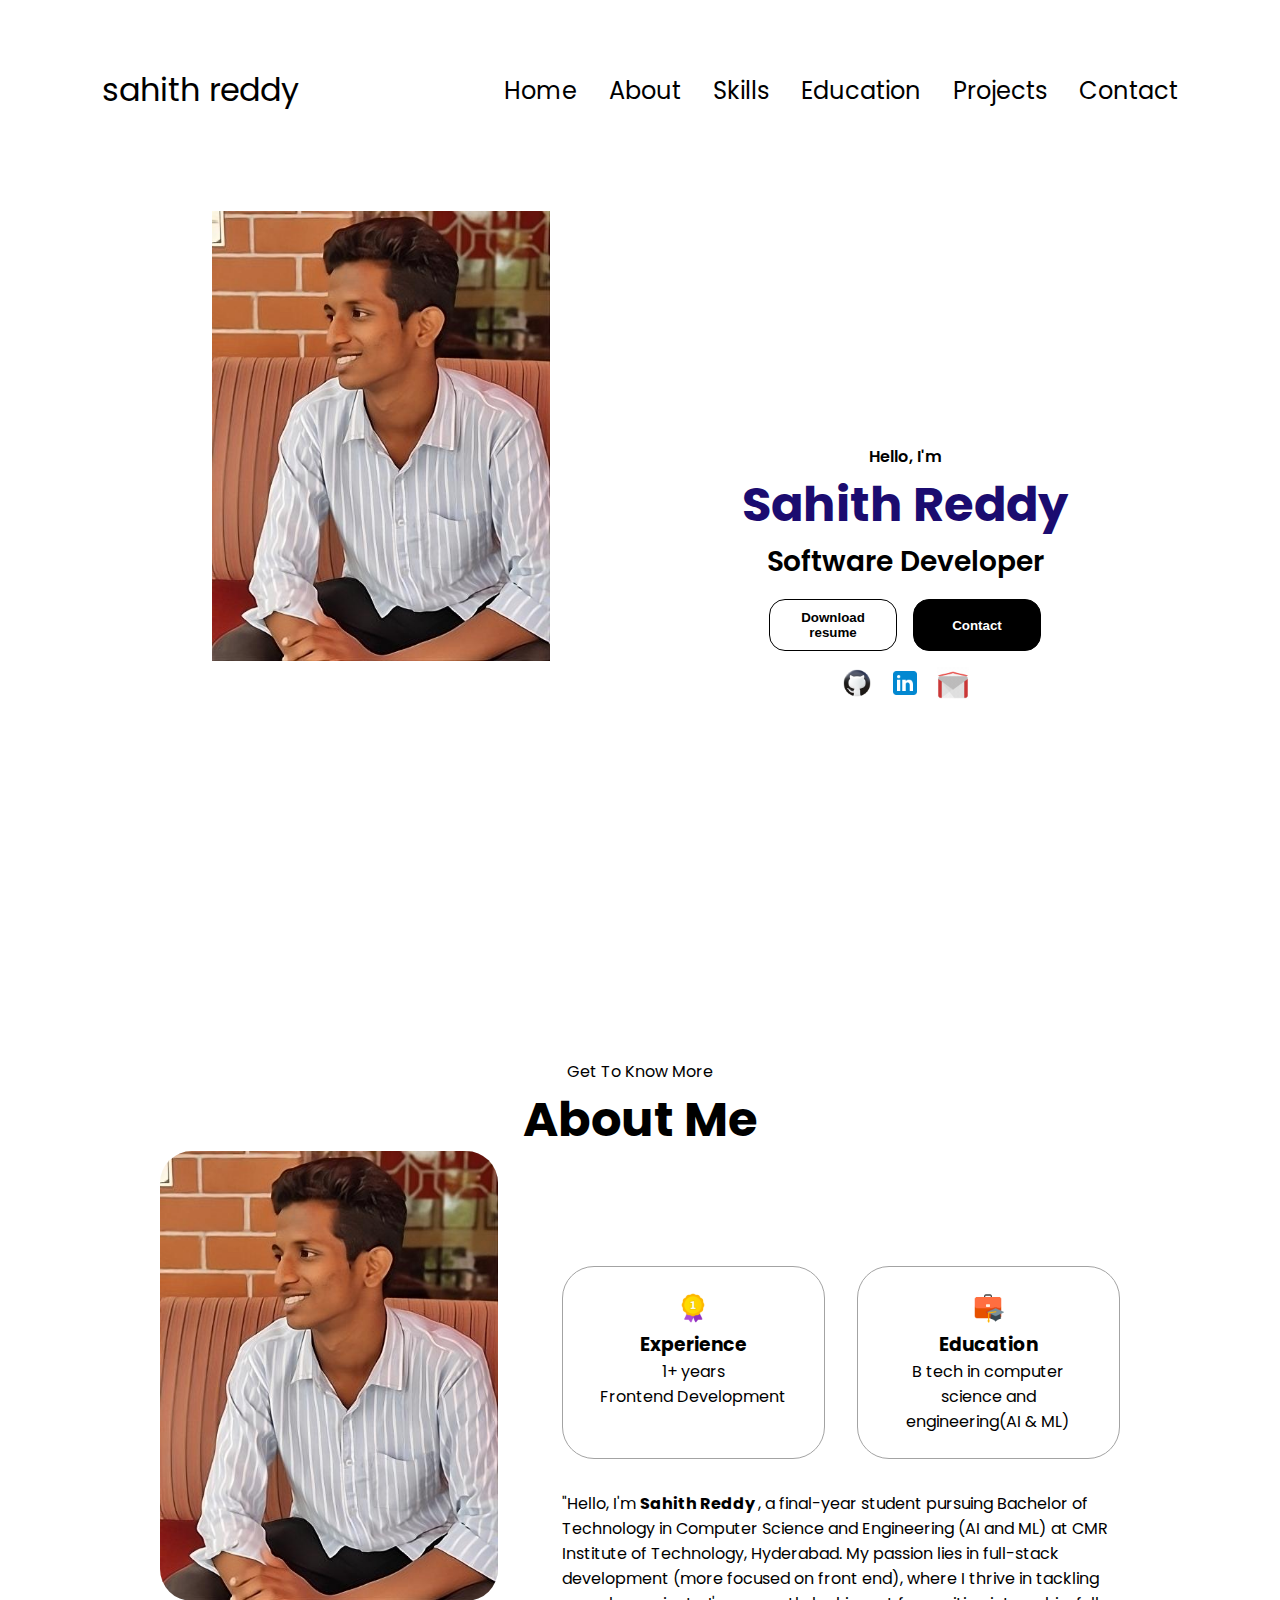
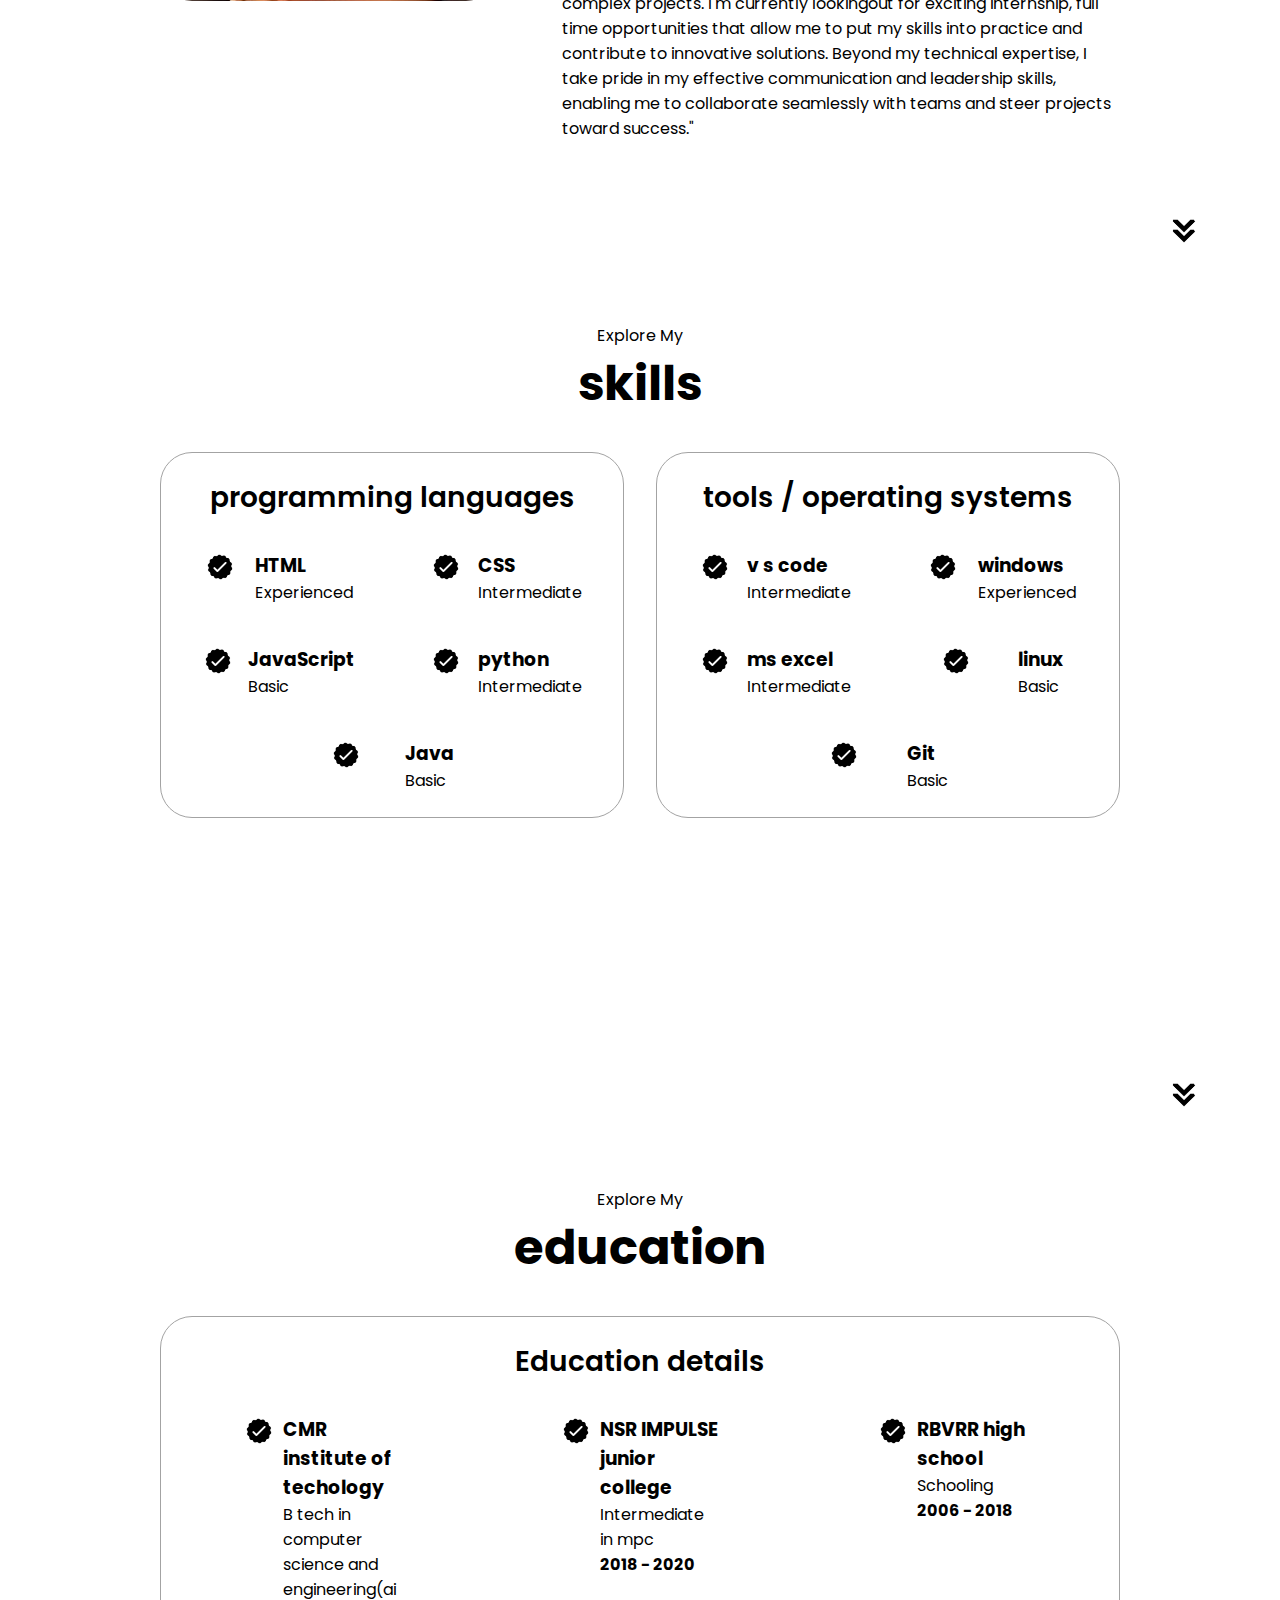
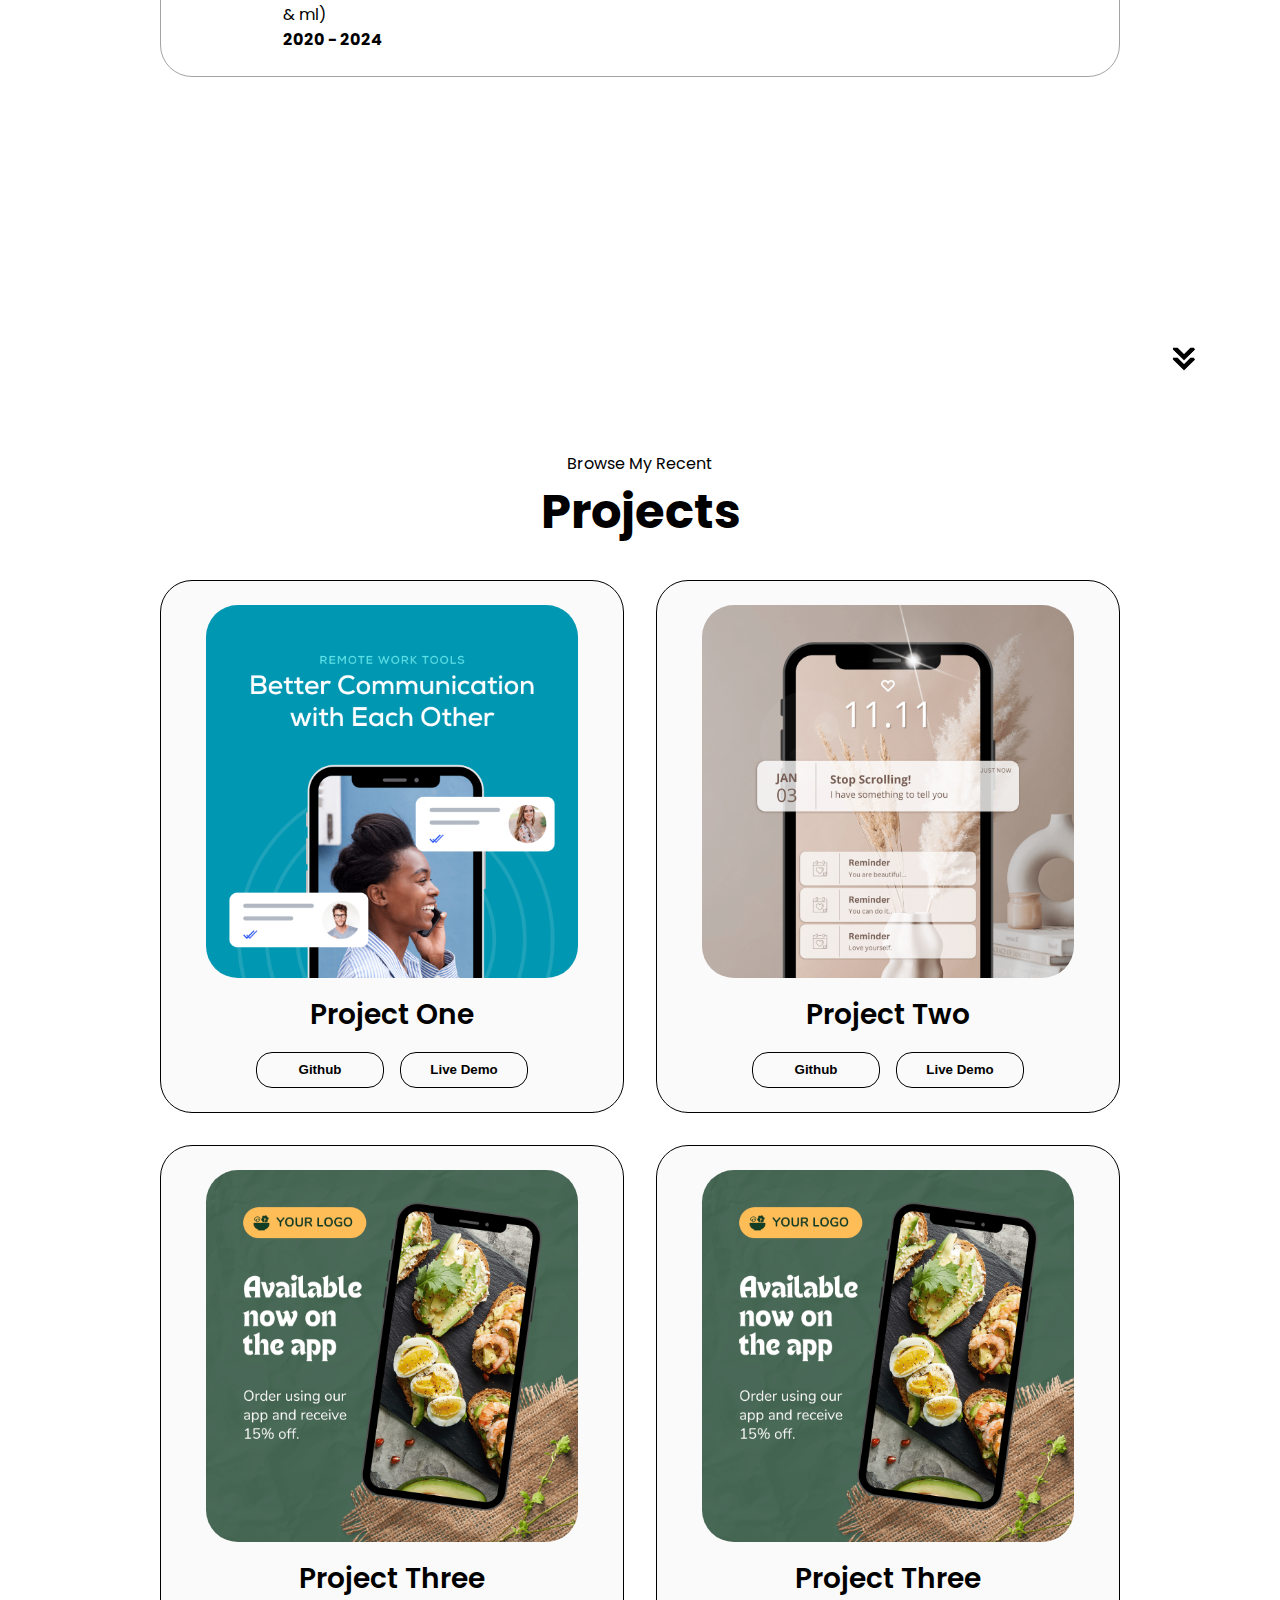
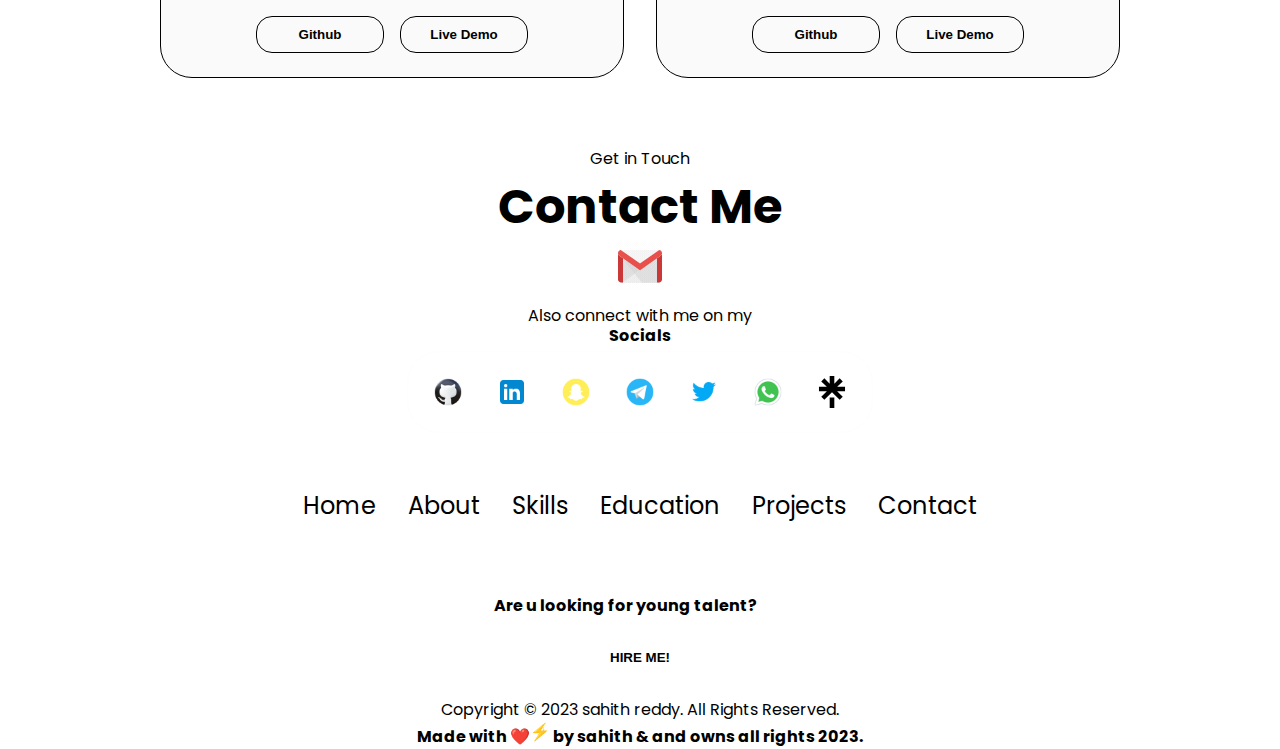
<file: index.html>
<!DOCTYPE html>
<html lang="en">
  <head>
    <meta charset="UTF-8" />
    <meta http-equiv="X-UA-Compatible" content="IE=edge" />
    <meta name="viewport" content="width=device-width, initial-scale=1.0" />



    <link rel="icon" href="/assest1/electric gif.gif">
    <title> sahith reddy | front end devloper</title>
    <link rel="stylesheet" href="style.css" />
    <link rel="stylesheet" href="mediaqueries.css" />

  </head>

  <body>

    <!-- body code starts-->

    <!-- nav bar code starts-->

    <nav id="desktop-nav">
      <div class="logo"><a href="/index.html">sahith reddy</a></div>
      <div>
        <ul class="nav-links">
          <li><a href="#home">Home</a></li>
          <li><a href="#about">About</a></li>
          <li><a href="#experience">Skills</a></li>
          <li><a href="#education">Education</a></li>
          <li><a href="#projects">Projects</a></li>
          <li><a href="#contact">Contact</a></li>
        </ul>
      </div>
    </nav>

    <!-- mobile nav bar code starts-->

    <nav id="hamburger-nav">
      <div class="logo"><a href="/index.html"> sahith reddy</a></div>
      <div class="hamburger-menu">
        <div class="hamburger-icon" onclick="toggleMenu()">
          <span ></span>
          <span ></span>
          <span ></span>
        </div> 
        <div class="menu-links">
          <li><a href="#home"onclick="toggleMenu()">Home</a></li>
          <li><a href="#about" onclick="toggleMenu()">About</a></li>
          <li><a href="#experience" onclick="toggleMenu()">Skills</a></li>
          <li><a href="#education" onclick="toggleMenu()">Education</a><li>
          <li><a href="#projects" onclick="toggleMenu()">Projects</a></li>
          <li><a href="#contact" onclick="toggleMenu()">Contact</a></li>
        </div>
      </div>
    </nav>
    <!-- mobile nav bar code ends-->

    <!-- nav bar code ends-->

    <!-- profile section code starts-->

    <section id="profile">
      <div class="section__pic-container">
        <img src="./assets/133529-transformed.jpeg" alt="profile picture" />
      </div>
      <div class="section__text">
        <p class="section__text__p1">Hello, I'm</p>
        <h1 class="title" style="color:#1b0c70" >Sahith Reddy</h1>
        <p class="section__text__p2">Software Developer</p>
        <div class="btn-container">
          <button class="btn btn-color-2" onclick="window.open('./assets/DXC-sahith- reddy-resume.pdf')">
            Download resume
          </button>   
          <button class="btn btn-color-1" onclick="location.href='./#contact'">
          Contact <Menu></Menu>
          </button>
        </div>
        <div id="socials-container">
          <img
            src="./assest1/icons8-github-94.png"
            alt="My Github profile"
            class="icon"
            onclick="location.href='https://github.com/'"/> 


            <img
            src="./assest1/icons8-linkedin-48.png"
            alt="My mail profile"
            class="icon"
            onclick="location.href='https://github.com/'"/> 

            
            
            <img
            src="./assest1/icons8-gmail-logo.gif"
            alt="My whatsapp profile"
            class="icon"
            onclick="location.href='https://github.com/'"/> 
        </div>
      </div>
    </section>


    <!-- profile section code ends-->


    <!-- about section code starts-->


    <section id="about">
      <p class="section__text__p1">Get To Know More</p>
      <h1 class="title">About Me</h1>
      <div class="section-container">
        <div class="section__pic-container">
          <img
            src="./assets/133529-transformed.jpeg"
            alt="Profile picture"
            class="about-pic"/>
        </div>

        <div class="about-details-container">
          <div class="about-containers">
            <div class="details-container">
              <img
                src="./assest1/icons8-best-seller-48 (1).png"
                alt="Experience icon"
                class="icon"/>
              <h3>Experience</h3>
              <p>1+ years <br />Frontend Development</p>
            </div>
            
            <div class="details-container">
              <img
                src="./assest1/icons8-internship-48.png"
                alt="Education icon"
                class="icon"/>

              <h3>Education</h3>
              <p>B tech in computer science and engineering(AI & ML)<br /></p>
            </div>
          </div>

          <div class="text-container">
            <p>
              "Hello, I'm <strong> Sahith Reddy
              </strong>, a final-year student pursuing Bachelor of Technology in Computer Science and Engineering  (AI and ML) at CMR Institute of Technology, Hyderabad. My passion lies in full-stack development
              (more focused on front end), where I thrive in tackling complex projects. I'm currently lookingout for exciting internship, full time opportunities that allow me to put my skills into practice and contribute to innovative solutions. Beyond my technical expertise, I take pride in my effective communication and leadership skills, enabling me to collaborate seamlessly with teams and steer projects toward success."
            </p>
          </div>
        </div>
      </div>
      <img
        src="./assets/arrow.png"
        alt="Arrow icon"
        class="icon arrow"
        onclick="location.href='#experience'"/>
    </section>

    <!-- about section code ends-->

    <!-- experience section code starts-->
    
    <section id="experience">
      <p class="section__text__p1">Explore My</p>
      <h1 class="title">skills</h1>
      <div class="experience-details-container">
        <div class="about-containers">
          <div class="details-container">
            <h2 class="experience-sub-title">programming languages</h2>
            
            <div class="article-container">
              <article>
                <img
                  src="./assets/checkmark.png"
                  alt="Experience icon"
                  class="icon"/>
                <div>
                  <h3>HTML</h3>
                  <p>Experienced</p>
                </div>
              </article>

              <article>
                <img
                  src="./assets/checkmark.png"
                  alt="Experience icon"
                  class="icon"/>
                <div>
                  <h3>CSS</h3>
                  <p>Intermediate</p>
                </div>
              </article>

              <article>
                <img
                  src="./assets/checkmark.png"
                  alt="Experience icon"
                  class="icon"/>
                <div>
                  <h3>JavaScript</h3>
                  <p>Basic</p>
                </div>
              </article>

              <article>
                <img
                  src="./assets/checkmark.png"
                  alt="Experience icon"
                  class="icon"/>
                <div>
                  <h3>python </h3>
                  <p>Intermediate</p>
                </div>
              </article>

              <article>
                <img
                  src="./assets/checkmark.png"
                  alt="Experience icon"
                  class="icon"/>
                <div>
                  <h3> Java</h3>
                  <p>Basic</p>
                </div>
              </article>
            </div>
          </div>

          <div class="details-container">
            <h2 class="experience-sub-title">tools / operating systems</h2>
             <div class="article-container">


              <article>
                <img
                  src="./assets/checkmark.png"
                  alt="Experience icon"
                  class="icon"/>
                <div>
                  <h3>v s code </h3>
                  <p>Intermediate</p>
                </div>
              </article>
    
              <article>
                <img
                  src="./assets/checkmark.png"
                  alt="Experience icon"
                  class="icon"/>
                <div>
                  <h3>windows</h3>
                  <p>Experienced</p>
                </div>
              </article>

              <article>
                <img
                  src="./assets/checkmark.png"
                  alt="Experience icon"
                  class="icon"/>
                <div>
                  <h3>ms excel</h3>
                  <p>Intermediate</p>
                </div>
              </article>

              <article>
                <img
                  src="./assets/checkmark.png"
                  alt="Experience icon"
                  class="icon"/>
                <div>
                  <h3>linux</h3>
                  <p>Basic</p>
                </div>
              </article>

              <article>
                <img
                  src="./assets/checkmark.png"
                  alt="Experience icon"
                  class="icon"/>
                <div>
                  <h3>Git</h3>
                  <p>Basic</p>
                </div>
              </article>

            </div>
          </div>
        </div>
      </div>

      <img
        src="./assets/arrow.png"
        alt="Arrow icon"V
        class="icon arrow"
        onclick="location.href='#education'"/>
  </section>


  <!-- experience section code ends-->


  <!-- education section code starts-->

  <section id="education">
    <p class="section__text__p1">Explore My</p>
    <h1 class="title">education</h1>
    <div class="experience-details-container">
      <div class="about-containers">
        <div class="details-container">
          <h2 class="experience-sub-title">Education details</h2>
         
          <div class="article-container">
            <article>
              <img
                src="./assets/checkmark.png"
                alt="Experience icon"
                class="icon"/>
              <div>
                <h3>CMR institute of techology</h3>
                <p>B tech in computer science and engineering(ai & ml)</p>
                <h4>2020 - 2024</h4>
              </div>
            </article>

            <article>
              <img
                src="./assets/checkmark.png"
                alt="Experience icon"
                class="icon"/>
              <div>
                <h3>NSR IMPULSE junior college</h3>
                <p>Intermediate in mpc</p>
                <h4>2018 - 2020</h4> 
              </div>
            </article>

            <article>
              <img
                src="./assets/checkmark.png"
                alt="Experience icon"
                class="icon"/>
              <div>
                <h3>RBVRR high school</h3>
                <p>Schooling</p>
                <h4>2006 - 2018</h4>
              </div>
            </article>
          </div>
        </div>
        <img
        src="./assets/arrow.png"
        alt="Arrow icon"
        class="icon arrow"
        onclick="location.href='#projects'"/>
    </section>

    <!-- education section-->

    <!-- projects section code starts-->


    <section id="projects">
      <p class="section__text__p1">Browse My Recent</p>
      <h1 class="title">Projects</h1>
      <div class="experience-details-container">
        <div class="about-containers">
          <div class="details-container color-container">
            <div class="article-container">
              <img
                src="./assets/project-1.png"
                alt="Project 1"
                class="project-img"/>
            </div>
            <h2 class="experience-sub-title project-title">Project One</h2>
            <div class="btn-container">
              <button
                class="btn btn-color-2 project-btn"
                onclick="location.href='https://github.com/'">
                Github
              </button>
              <button
                class="btn btn-color-2 project-btn"
                onclick="location.href='https://github.com/'">
                Live Demo
              </button>
            </div>
          </div>
          <div class="details-container color-container">
            <div class="article-container">
              <img
                src="./assets/project-2.png"
                alt="Project 2"
                class="project-img"/>
            </div>
            <h2 class="experience-sub-title project-title">Project Two</h2>
            <div class="btn-container">
              <button
                class="btn btn-color-2 project-btn"
                onclick="location.href='https://github.com/'">
                Github
              </button>
              <button
                class="btn btn-color-2 project-btn"
                onclick="location.href='https://github.com/'">
                Live Demo
              </button>
            </div>
          </div>
          <div class="details-container color-container">
            <div class="article-container">
              <img
                src="./assets/project-3.png"
                alt="Project 3"
                class="project-img"/>
            </div>
            <h2 class="experience-sub-title project-title">Project Three</h2>
            <div class="btn-container">
              <button
                class="btn btn-color-2 project-btn"
                onclick="location.href='https://github.com/'">
                Github
              </button>
              <button
                class="btn btn-color-2 project-btn"
                onclick="location.href='https://github.com/'">
                Live Demo
              </button>
            </div>
          </div>

          <div class="details-container color-container">
            <div class="article-container">
              <img
                src="./assets/project-3.png"
                alt="Project 3"
                class="project-img"/>
            </div>
            <h2 class="experience-sub-title project-title">Project Three</h2>
            <div class="btn-container">
              <button
                class="btn btn-color-2 project-btn"
                onclick="location.href='https://github.com/'">
                Github
              </button>
              <button
                class="btn btn-color-2 project-btn"
                onclick="location.href='https://github.com/'">
                Live Demo
              </button>
            </div>
          </div>
        </div>
      </div> 
    </div>
  </div> 
      

      <!-- projects section code ends-->

      <!-- contact section code starts-->

    <section id="contact">
      <p class="section__text__p1">Get in Touch</p>
      <h1 class="title">Contact Me</h1>








      <div class="text-center">
        <button  style="margin-top: -10px;"  type="button" class="btn btn-primary"><a href="mailto:sahithreddybaddam2002@gmail.com"><img src="assest1/icons8-gmail.gif"></a></button>
      </div>

<!--hire me button-->



      













     <p style="text-align: center; padding-top: 20px; height: 20px; margin-top: -20px;">Also connect with me on my </p>
      <h4 style="text-align: center;" >Socials</h4>


      <div class="contact-info-upper-container">



        <div class="contact-info-container">
          <img
            src="./assest1/icons8-github-94.png"
            alt="My Github profile"
            class="icon"
            onclick="location.href='https://github.com/'"/>   
        </div>


        <div class="contact-info-container">
          <img
            src="./assest1/icons8-linkedin-48.png"
            alt="My Github profile"
            class="icon"
            onclick="location.href='https://github.com/'"/>   
        </div>


        <div class="contact-info-container">
          <img
            src="./assest1/icons8-snapchat-circled-logo-48.png"
            alt="My Github profile"
            class="icon"
            onclick="location.href='https://github.com/'"/>   
        </div>


        <div class="contact-info-container">
          <img
            src="./assest1/icons8-telegram-app-48.png"
            alt="My Github profile"
            class="icon"
            onclick="location.href='https://github.com/'"/>   
        </div>


        <div class="contact-info-container">
          <img
            src="./assest1/icons8-twitter-48.png"
            alt="My Github profile"
            class="icon"
            onclick="location.href='https://github.com/'"/>   
        </div>


        <div class="contact-info-container">
          <img
            src="./assest1/icons8-whatsapp-48.png"
            alt="My Github profile"
            class="icon"
            onclick="location.href='https://github.com/'"/>   
        </div>


        <div class="contact-info-container">
          <img
            src="./assest1/Simpleicons-Team-Simple-Linktree.svg"
            alt="My Github profile"
            class="icon"
            onclick="location.href='https://github.com/'"/>   
        </div>



          
        </div>  
      </div>
    </section>


    <!-- contact section code ends-->

    <!-- footer code starts-->

    <footer>
      <nav>
        <div class="nav-links-container">
          <ul class="nav-links">
            <li><a href="index.html">Home</a></li>
            <li><a href="#About">About</a></li>
            <li><a href="#experience">Skills</a></li>
            <li><a href="#education">Education</a></li>
            <li><a href="#projects">Projects</a></li>
            <li><a href="#contact">Contact</a></li>
          </ul>


          <!--<center><img style="margin-top: 5vh; margin-bottom: 5vh;" src="assest1/electric gif.gif" height="55" width="55"></center>-->
         </div> 
    </nav>


    
    <h4 style="justify-content: center; align-items: center; margin-right: 30px;">Are u looking for young talent?</h4>

    <div style="margin: 35px  35px;" class="center-container">   
      <button>
            <span class="box">
                HIRE ME!
            </span>
        </button>
    </div>    

    <!-- footer code starts-->

      <p> Copyright &#169; 2023<a href="index.html"> sahith reddy</a>. All Rights Reserved.</p>  

      <h4>Made with ❤️<img src="assest1/electric gif.gif" height="20" width="20"> by sahith & and owns all rights 2023.</h4>
    </footer>



    <!-- link js file to html-->

    <script src="script.js"></script>
  </body>
</html>
</file>
<file: style.css>
/* GENERAL */

@import url("https://fonts.googleapis.com/css2?family=Poppins:wght@300;400;500;600&display=swap");

* {
  margin: 0;
  padding: 0;
}

body {
  font-family: "Poppins", sans-serif;
}

html {
  scroll-behavior: smooth;
}

p {
  color: rgb(0, 0, 0);
}

/* TRANSITION */

a,
.btn {
  transition: all 300ms ease;
}

/* DESKTOP NAV */

nav,
.nav-links {
  display: flex;
}

nav {
  justify-content: space-around;
  align-items: center;
  height: 20vh;
}

.nav-links {
  gap: 2rem;
  list-style: none;
  font-size: 1.5rem;
  justify-content: center;
  margin-top: 0px;
}

a {
  color: black;
  text-decoration: none;
  text-decoration-color: white;
}

a:hover {
  color: rgb(0, 0, 0);
  text-decoration: underline;
  text-underline-offset: 1rem;
  text-decoration-color: rgb(0, 0, 0);
}

.logo {
  font-size: 2rem;
}

.logo:hover {
  cursor: default;
}

/* HAMBURGER MENU */

#hamburger-nav {
  display: none;
}

.hamburger-menu {
  position: relative;
  display: inline-block;
}

.hamburger-icon {
  display: flex;
  flex-direction: column;
  justify-content: space-between;
  height: 24px;
  width: 30px;
  cursor: pointer;
}

.hamburger-icon span {
  width: 100%;
  height: 2px;
  background-color: black;
  transition: all 0.3 ease-in-out;
}

.menu-links {
  position: absolute;
  top: 100%;
  right: 0;
  background-color: white;
  width: fit-content;
  max-height: 0;
  overflow: hidden;
  transition: all 0.3 ease-in-out;
}

.menu-links a {
  display: block;
  padding: 10px;
  text-align: center;
  font-size: 1.5rem;
  color: black;
  text-decoration: none;
  transition: all 0.3 ease-in-out;
}

.menu-links li {
  list-style: none;
}

.menu-links.open {
  max-height: 600px;
}

.hamburger-icon.open span:first-child {
  transform: rotate(45deg) translate(10px, 5px);
}

.hamburger-icon.open span:nth-child(2) {
  opacity: 0;
}

.hamburger-icon.open span:last-child {
  transform: rotate(-45deg) translate(10px, -5px);
}

.hamburger-icon span:first-child {
  transform: none;
}

.hamburger-icon span:first-child {
  opacity: 1;
}

.hamburger-icon span:first-child {
  transform: none;
}

/* SECTIONS */

section {
  padding-top: 4vh;
  height: 96vh;
  margin: 0 10rem;
  box-sizing: border-box;
  min-height: fit-content;
}

.section-container {
  display: flex;
}

/* PROFILE SECTION */

#profile {
  display: flex;
  justify-content: center;
  gap: 5rem;
  height: 80vh;
}

.section__pic-container {
  display: flex;
  height: 300px;
  width: 300px;
  margin: auto 0;
}

.section__text {
  align-self: center;
  text-align: center;
}

.section__text p {
  font-weight: 600;
}

.section__text__p1 {
  text-align: center;
}

.section__text__p2 {
  font-size: 1.75rem;
  margin-bottom: 1rem;
}

.title {
  font-size: 3rem;
  text-align: center;
  color: black;
}

#socials-container {
  display: flex;
  justify-content: center;
  margin-top: 1rem;
  gap: 1rem;
}

/* ICONS */

.icon {
  cursor: pointer;
  height: 2rem;
}

/* BUTTONS */

.btn-container {
  display: flex;
  justify-content: center;
  gap: 1rem;
}

.btn {
  font-weight: 600;
  transition: all 300ms ease;
  padding: 0.6rem;
  width: 8rem;
  border-radius: 1rem;
}

.btn-color-1,
.btn-color-2 {
  border: rgb(0, 0, 0) 0.1rem solid;
}

.btn-color-1:hover,
.btn-color-2:hover {
  cursor: pointer;
}

.btn-color-1,
.btn-color-2:hover {
  background: rgb(0, 0, 0);
  color: white;
}

.btn-color-1:hover {
  background: rgb(0, 0, 0);
}

.btn-color-2 {
  background: none;
}

.btn-color-2:hover {
  border: rgb(255, 255, 255) 0.1rem solid;
}

.btn-container {
  gap: 1rem;
}

.title ,p{
  color:black;
}


/* ABOUT SECTION */



.title{
  color:black
}

#about {
  position: relative;
}

.about-containers {
  gap: 2rem;
  margin-bottom: 2rem;
  margin-top: 2rem;
}

.about-details-container {
  justify-content: center;
  flex-direction: column;
}

.about-containers,
.about-details-container {
  display: flex;
}

.about-pic {
  border-radius: 2rem;
}

.arrow {
  position: absolute;
  right: -5rem;
  bottom: 2.5rem;
}

.details-container {
  padding: 1.5rem;
  flex: 1;
  background: white;
  border-radius: 2rem;
  border: rgb(53, 53, 53) 0.1rem solid;
  border-color: rgb(163, 163, 163);
  text-align: center;
}

.section-container {
  gap: 4rem;
  height: 80%;
}

.section__pic-container {
  height: 450px;
  width: 450px;
  margin: auto 0;
  margin-top: -5px;
}

/* EXPERIENCE SECTION */

#experience {
  position: relative;
}

.experience-sub-title {
  color: rgb(0, 0, 0);
  font-weight: 600;
  font-size: 1.75rem;
  margin-bottom: 2rem;
}

.experience-details-container {
  display: flex;
  justify-content: center;
  flex-direction: column;
}

.article-container {
  display: flex;
  text-align: initial;
  flex-wrap: wrap;
  flex-direction: row;
  gap: 2.5rem;
  justify-content: center;
}

article {
  display: flex;
  width: 10rem;
  justify-content: space-around;
  gap: 0.5rem;
}

article .icon {
  cursor: default;
}



/* education SECTION */

#education  {
  position: relative;
}

.education -sub-title {
  color: rgb(0, 0, 0);
  font-weight: 600;
  font-size: 1.75rem;
  margin-bottom: 2rem;
}

.education-details-container {
  display: flex;
  justify-content: center;
  flex-direction: column;
}

.article-container {
  display: flex;
  text-align: initial;
  flex-wrap: wrap;
  flex-direction: row;
  gap: 2.5rem;
  justify-content: space-around;
}

article {
  display: flex;
  width: 10rem;
  justify-content: space-around;
  gap: 0.5rem;
}

article .icon {
  cursor: default;
}

/* PROJECTS SECTION */

#projects {
  position: inherit;
}

.color-container {
  border-color: rgb(0, 0, 0);
  background: rgb(250, 250, 250);
}

.project-img {
  border-radius: 2rem;
  width: 90%;
  height: 90%;
}

.project-title {
  margin: 1rem;
  color: black;
}

.project-btn {
  color: black;
  border-color: rgb(0, 0, 0);
}

/* CONTACT */




















/* email button*/
.text-center{
  text-align: center;
}


/*hire me button*/




.box {
  width: 120px;
  height: auto;
  float: left;
  transition: .5s linear;
  position: relative;
  display: block;
  overflow: hidden;
  padding: 10px;
  text-align: center;
  margin: 0 5px;
  background: transparent;
  text-transform: uppercase;
  font-weight: 900;
  justify-content: center;
}

.box:before {
  position: absolute;
  content: '';
  left: 0;
  bottom: 0;
  height: 4px;
  width: 100%;
  border-bottom: 4px solid transparent;
  border-left: 4px solid transparent;
  box-sizing: border-box;
  transform: translateX(100%);
  justify-content: center;

}

.box:after {
  position: absolute;
  content: '';
  top: 0;
  left: 0;
  width: 100%;
  height: 4px;
  border-top: 4px solid transparent;
  border-right: 4px solid transparent;
  box-sizing: border-box;
  transform: translateX(-100%);
  justify-content: center;
}

.box:hover {
  box-shadow: 0 5px 15px rgba(0, 0, 0, 0.5);
}

.box:hover:before {
  border-color: #262626;
  height: 100%;
  transform: translateX(0);
  transition: .3s transform linear, .3s height linear .3s;
}

.box:hover:after {
  border-color: #262626;
  height: 100%;
  transform: translateX(0);
  transition: .3s transform linear, .3s height linear .5s;
}

button {
  color: black;
  text-decoration: none;
  cursor: pointer;
  outline: none;
  border: none;
  background: transparent;
}

.center-container {
  display: flex;
  justify-content: center;
  align-items: center;
  height: 1dvh;
}



































 /********/



 .email-class{

  justify-content: center;
 }
 
 































.text-center {
  text-align: center;
}


#contact {
  display: flex;
  justify-content: center;
  flex-direction: column;
  height: 1000vh;
  align-items: center;
}

.contact-info-upper-container {
  display: flex;
  justify-content: center;
  border-radius: 2rem;
  border: rgb(98, 98, 98) 0.1rem solid;
  border-color: rgb(255, 254, 254);
  background: (250, 250, 250);
  margin: 0rem auto;
  margin-bottom: -20px;
  margin-top: 3px;
  padding: 0.5rem;
}

.contact-info-container {
  display: flex;
  align-items: center;
  justify-content: center;
  gap: 0.5rem;
  margin: 1rem;
}

.contact-info-container p {
  font-size: larger;
}










.nav-links-container{
  margin-top: 5px;
  justify-content: center;
  align-items: center;
}


























/* FOOTER SECTION */








footer {
  height: 26vh;
  margin: 0 1rem;
}

footer p {
  text-align: center;
}

footer h4{
  text-align: center;
}
</file>
<file: mediaqueries.css>
@media screen and (max-width: 1400px) {
  #profile {
    height: 83vh;
    margin-bottom: 6rem;
  }
  .about-containers {
    flex-wrap: wrap;
  }
  #contact,
  #projects {
    height: fit-content;
  }
}

@media screen and (max-width: 1200px) {
  #desktop-nav {
    display: none;
  }
  #hamburger-nav {
    display: flex;
  }
  #experience, #education,
  .experience-details-container {
    margin-top: 2rem;
  }
  #profile,
  .section-container {
    display: block;
  }
  .arrow {
    display: none;
  }
  section,
  .section-container {
    height: fit-content;
  }
  section {
    margin: 0 5%;
  }
  .section__pic-container {
    width: 275px;
    height: 275px;
    margin: 0 auto 2rem;
  }
  .about-containers {
    margin-top: 0;
  }
}

@media screen and (max-width: 600px) {
  #contact,
  footer {
    height: 40vh;
  }
  #profile {
    height: 83vh;
    margin-bottom: 0;
  }
  article {
    font-size: 1rem;
  }
  footer nav {
    height: fit-content;
    margin-bottom: 2rem;
  }
  .about-containers,
  .contact-info-upper-container,
  .btn-container {
    flex-wrap: wrap;
  }
  .contact-info-container {
    margin: 0;
  }
  .contact-info-container p,
  .nav-links li a {
    font-size: 1rem;
  }
  .experience-sub-title {
    font-size: 1.25rem;
  }
  .logo {
    font-size: 1.5rem;
  }
  .nav-links {
    flex-direction: column;
    gap: 0.5rem;
    text-align: center;
  }
  .section__pic-container {
    width: auto;
    height: 46vw;
    justify-content: center;
  }
  .section__text__p2 {
    font-size: 1.25rem;
  }
  .title {
    font-size: 2rem;
  }
  .text-container {
    text-align: justify;
  }
}
</file>
